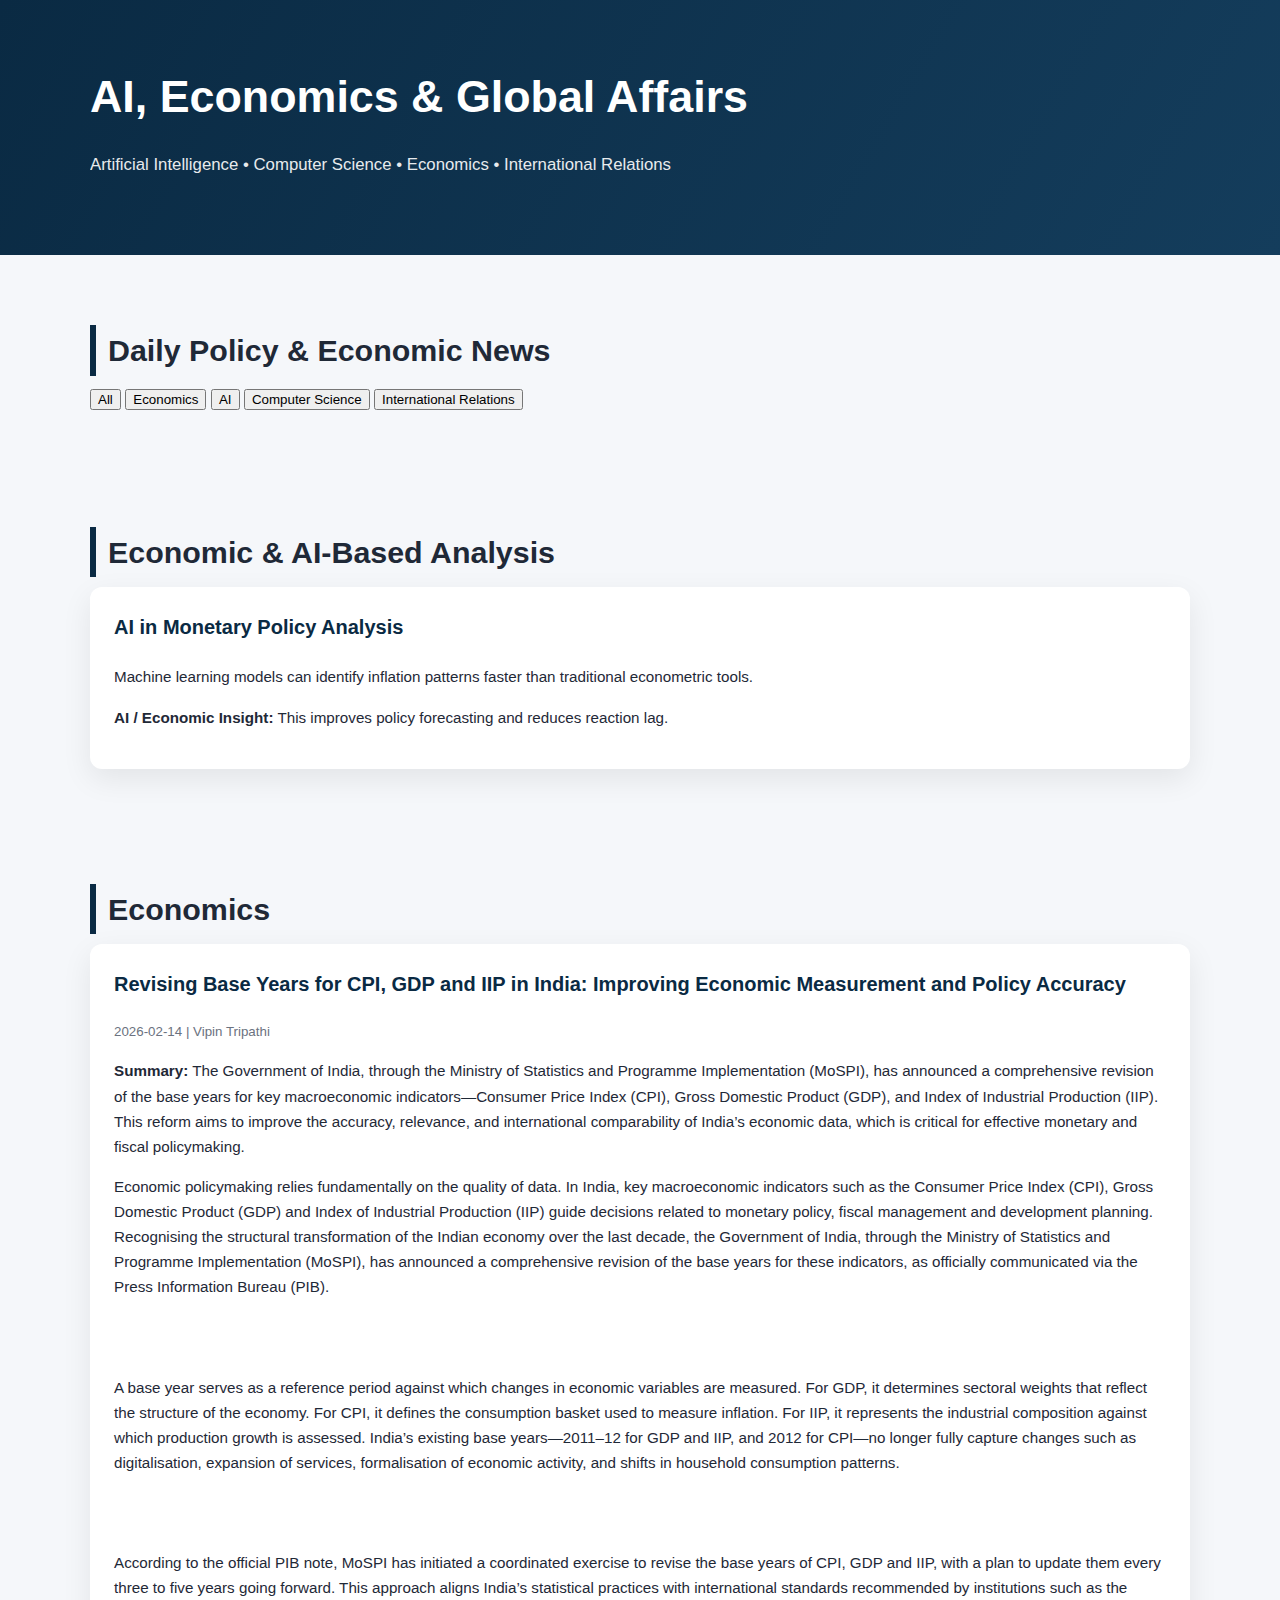
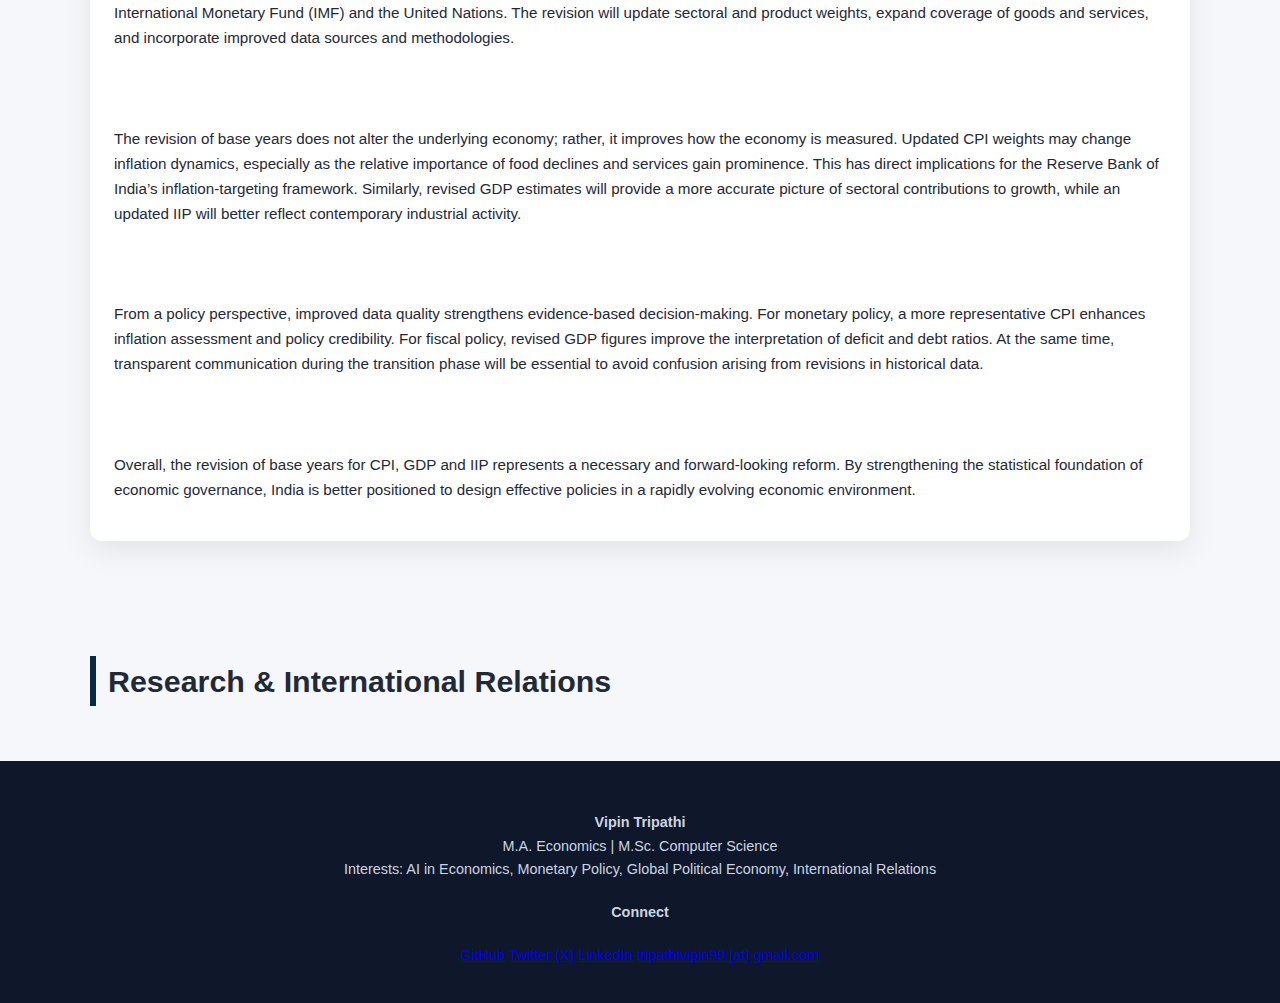
<file: index.html>
<!DOCTYPE html>
<html lang="en">
<head>
    <meta charset="UTF-8">
    <title>AI • Economics • International Relations | Vipin Tripathi</title>
    <meta name="viewport" content="width=device-width, initial-scale=1.0">
    <link rel="stylesheet" href="./css/style.css">
</head>

<body>

<!-- ================= HEADER ================= -->
<header class="site-header">
    <div class="header-content">
        <h1>AI, Economics & Global Affairs</h1>
        <p>Artificial Intelligence • Computer Science • Economics • International Relations</p>
    </div>
</header>

<!-- ================= DAILY POLICY & ECONOMIC NEWS ================= -->
<section class="news-section">
    <h2 class="section-title">Daily Policy & Economic News</h2>

    <!-- FILTER BAR -->
    <div class="filter-bar">
        <button data-category="all" class="active">All</button>
        <button data-category="economics">Economics</button>
        <button data-category="ai">AI</button>
        <button data-category="cs">Computer Science</button>
        <button data-category="ir">International Relations</button>
    </div>

    <!-- NEWS CARDS -->
    <div id="news-container"></div>
</section>

<!-- ================= ECONOMIC & AI ANALYSIS ================= -->
<section>
    <h2 class="section-title">Economic & AI-Based Analysis</h2>
    <div id="analysis-container"></div>
</section>


    <!-- ================= ECONOMICS BLOG ================= -->
<section>
    <h2 class="section-title">Economics</h2>
    <div id="economics-container"></div>
</section>


<!-- ================= RESEARCH & IR ================= -->
<section>
    <h2 class="section-title">Research & International Relations</h2>
    <div id="research-container"></div>
</section>

<!-- ================= FOOTER ================= -->
<footer class="site-footer">
    <div class="footer-wrapper">

        <!-- LEFT -->
        <div class="footer-left">
            <p>
                <strong>Vipin Tripathi</strong><br>
                M.A. Economics | M.Sc. Computer Science<br>
                Interests: AI in Economics, Monetary Policy, Global Political Economy, International Relations
            </p>
        </div>

        <!-- RIGHT -->
        <div class="footer-right">
            <h4>Connect</h4>
            <a href="https://github.com/vipin-123-rgb" target="_blank">GitHub</a>
            <a href="https://twitter.com/tr41824110" target="_blank">Twitter (X)</a>
            <a href="https://www.linkedin.com/in/vipin-tripathi-09748a17a/" target="_blank">LinkedIn</a>
            <span id="email"></span>
        </div>

    </div>
</footer>

<script src="./js/main.js"></script>
</body>
</html>
</file>
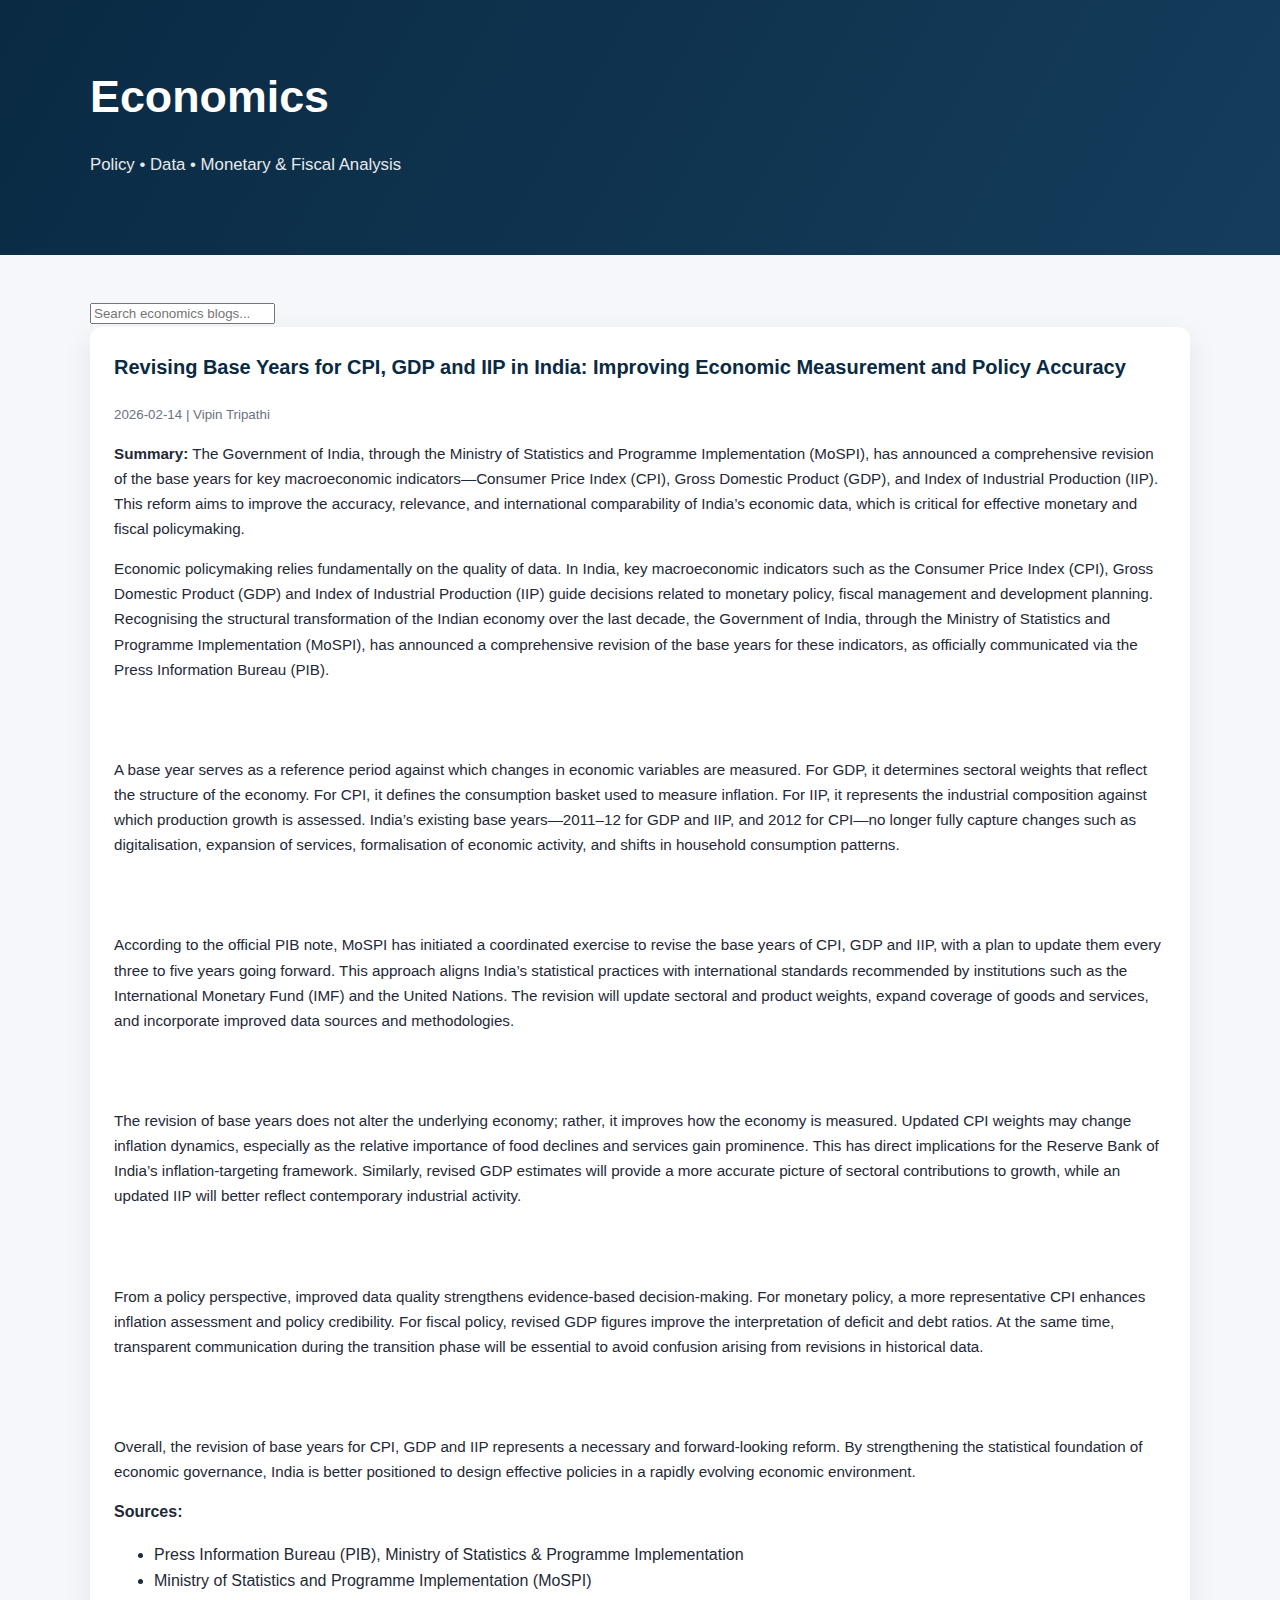
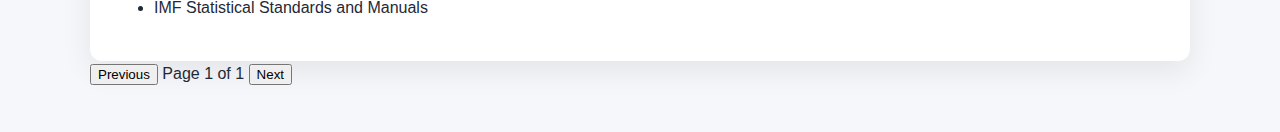
<file: conomics.html>
<!DOCTYPE html>
<html lang="en">
<head>
    <meta charset="UTF-8">
    <title>Economics Blogs | Vipin Tripathi</title>
    <meta name="viewport" content="width=device-width, initial-scale=1.0">
    <link rel="stylesheet" href="./css/style.css">
</head>

<body>

<header class="site-header">
    <div class="header-content">
        <h1>Economics</h1>
        <p>Policy • Data • Monetary & Fiscal Analysis</p>
    </div>
</header>

<section>
    <input
        type="text"
        id="search-input"
        placeholder="Search economics blogs..."
        class="search-bar"
    />

    <div id="economics-container"></div>

    <div class="pagination">
        <button id="prev">Previous</button>
        <span id="page-info"></span>
        <button id="next">Next</button>
    </div>
</section>

<script src="./js/economics.js"></script>
</body>
</html>
</file>
<file: css/style.css>
/* ================= GLOBAL ================= */
body {
    margin: 0;
    font-family: "Segoe UI", Roboto, Arial, sans-serif;
    background: #f5f7fa;
    color: #1f2937;
    line-height: 1.65;
}

/* ================= HEADER ================= */
.site-header {
    background: linear-gradient(120deg, #0a2a43, #143d5c);
    color: #ffffff;
    padding: 60px 20px;
}

.header-content {
    max-width: 1100px;
    margin: auto;
}

.site-header h1 {
    margin: 0;
    font-size: 2.8rem;
}

.site-header p {
    font-size: 1.05rem;
    opacity: 0.9;
}

/* ================= SECTIONS ================= */
section {
    max-width: 1100px;
    margin: auto;
    padding: 45px 20px;
}

.section-title {
    font-size: 1.9rem;
    margin-bottom: 10px;
    border-left: 6px solid #0a2a43;
    padding-left: 12px;
}

.section-desc {
    color: #4b5563;
    margin-bottom: 25px;
    font-size: 0.95rem;
}

/* ================= GRID ================= */
#news-container,
#analysis-container,
#research-container,
#projects-container {
    display: grid;
    grid-template-columns: repeat(auto-fit, minmax(320px, 1fr));
    gap: 28px;
}

/* ================= CARD ================= */
.blog-card {
    background: #ffffff;
    border-radius: 12px;
    padding: 24px;
    box-shadow: 0 10px 30px rgba(0,0,0,0.08);
    transition: transform 0.25s ease, box-shadow 0.25s ease;
}

.blog-card:hover {
    transform: translateY(-6px);
    box-shadow: 0 18px 45px rgba(0,0,0,0.14);
}

.blog-card h3 {
    margin-top: 0;
    color: #0a2a43;
    font-size: 1.25rem;
}

.blog-card small {
    display: block;
    color: #6b7280;
    margin-bottom: 10px;
}

.blog-card p {
    font-size: 0.95rem;
}

/* ================= LINKS ================= */
.blog-card a {
    color: #0a2a43;
    font-weight: 600;
    text-decoration: none;
}

.blog-card a:hover {
    text-decoration: underline;
}

/* ================= CONTACT ================= */
.contact-section {
    background: #eef2f7;
}

.contact-links {
    display: flex;
    flex-wrap: wrap;
    gap: 16px;
}

.contact-links a,
.contact-links span {
    background: #0a2a43;
    color: white;
    padding: 11px 18px;
    border-radius: 8px;
    text-decoration: none;
    font-size: 0.95rem;
    transition: background 0.2s ease;
}

.contact-links a:hover {
    background: #143d5c;
}

/* ================= FOOTER ================= */
footer {
    background: #0f172a;
    color: #cbd5e1;
    text-align: center;
    padding: 35px 15px;
    font-size: 0.9rem;
}
</file>
